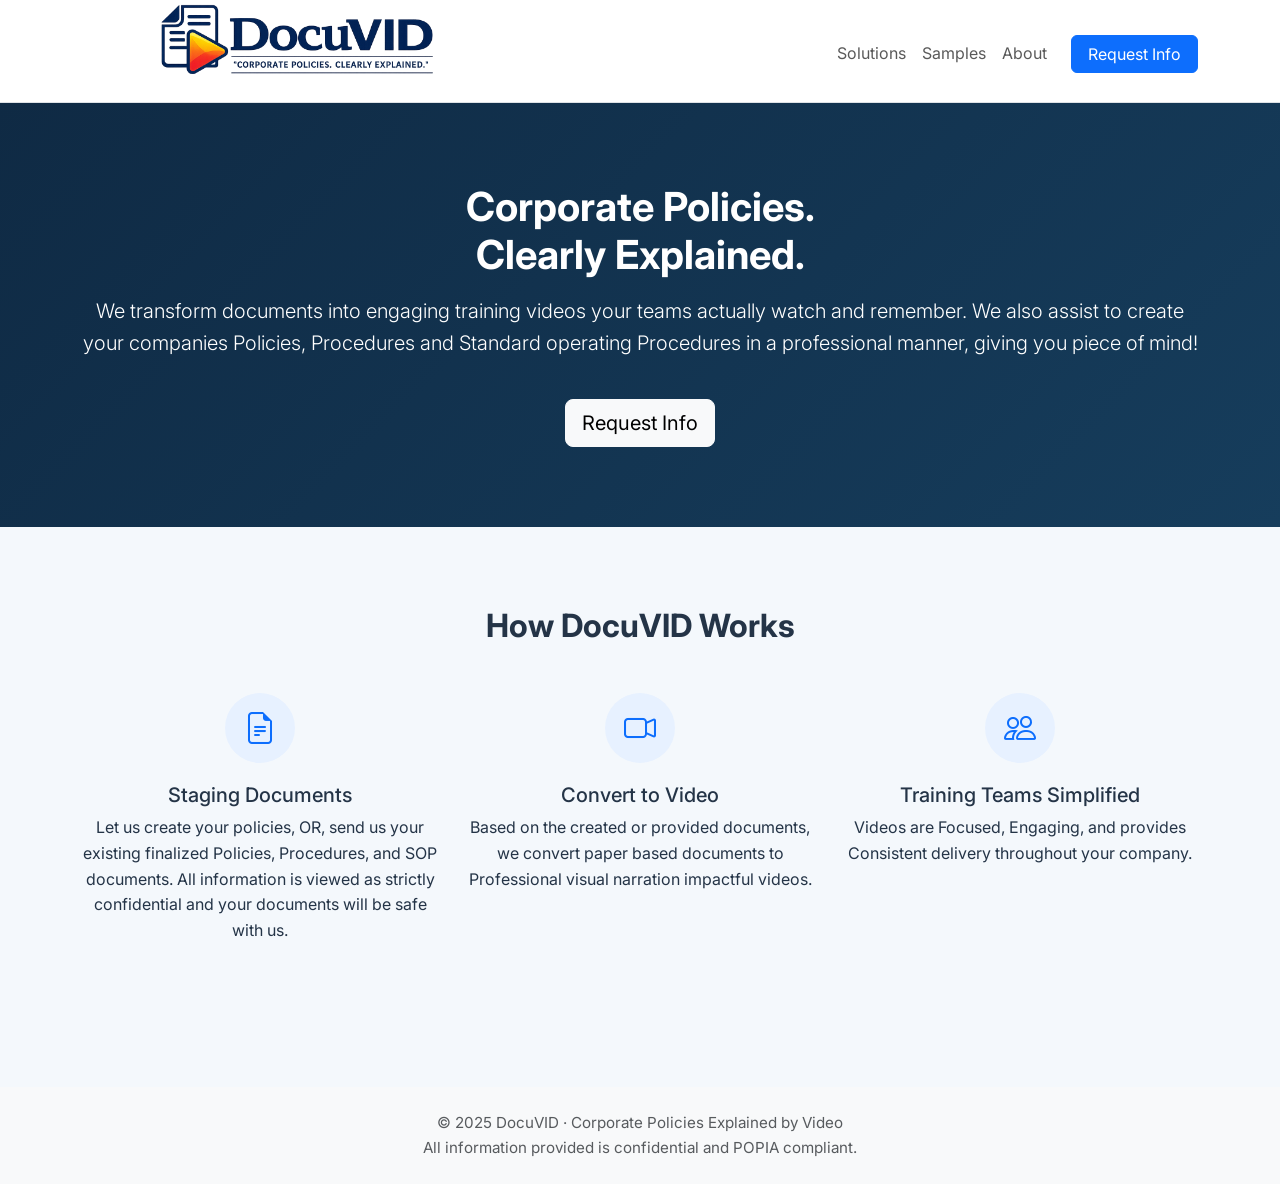
<file: index.html>
<!DOCTYPE html>
<html lang="en">
<head>
  <meta charset="UTF-8">
  <meta name="viewport" content="width=device-width, initial-scale=1">

  <title>DocuVID | Corporate Policies Clearly Explained</title>

  <!-- Bootstrap -->
  <link href="https://cdn.jsdelivr.net/npm/bootstrap@5.3.2/dist/css/bootstrap.min.css" rel="stylesheet">
  <link href="https://cdn.jsdelivr.net/npm/bootstrap-icons@1.11.1/font/bootstrap-icons.css" rel="stylesheet">

  <!-- Fonts -->
  <link href="https://fonts.googleapis.com/css2?family=Inter:wght@300;400;600;700&display=swap" rel="stylesheet">

  <!-- Site Styles -->
  <link rel="stylesheet" href="styles.css">
</head>

<body>

<!-- SCROLL ANIMATION -->
<script>
  document.addEventListener("DOMContentLoaded", function () {
    const observer = new IntersectionObserver(
      entries => {
        entries.forEach(entry => {
          if (entry.isIntersecting) {
            entry.target.classList.add("visible");
          }
        });
      },
      { threshold: 0.15 }
    );

    document.querySelectorAll(".fade-in").forEach(el => observer.observe(el));
  });
</script>

<!-- NAVBAR -->
<nav class="navbar navbar-expand-lg navbar-light bg-white border-bottom">
  <div class="container">

  <!-- LOGO -->
<a class="navbar-brand d-flex align-items-center" href="index.html">
  <img src="/assets/img/docuvid-logo.png" class="logo-img" loading="eager">
</a>

    <button class="navbar-toggler" type="button" data-bs-toggle="collapse" data-bs-target="#nav">
      <span class="navbar-toggler-icon"></span>
    </button>

    <div class="collapse navbar-collapse" id="nav">
      <ul class="navbar-nav ms-auto align-items-lg-center">
        <li class="nav-item">
          <a class="nav-link" href="solutions.html">Solutions</a>
        </li>
        <li class="nav-item">
          <a class="nav-link" href="samples.html">Samples</a>
        </li>
        <li class="nav-item">
          <a class="nav-link" href="about.html">About</a>
        </li>
        <li class="nav-item">
          <a class="btn btn-primary text-white ms-lg-3 px-3" href="contact.html">
            Request Info
          </a>
        </li>
      </ul>
    </div>

  </div>
</nav>

<!-- HERO -->
<section class="hero section-padding text-center">
  <div class="container fade-in">
    <h1 class="fw-bold">
      Corporate Policies.<br>
      Clearly Explained.
    </h1>
    <p class="lead mt-3">
      We transform documents into engaging training videos your teams
      actually watch and remember.
      We also assist to create your companies Policies, Procedures and 
      Standard operating Procedures in a professional manner, giving you piece of mind!
    </p>
    <a href="contact.html" class="btn btn-light btn-lg mt-4">
      Request Info
    </a>
  </div>
</section>

<!-- HOW IT WORKS -->
<section class="section-padding text-center">
  <div class="container fade-in">
    <h2 class="fw-bold mb-5">How DocuVID Works</h2>

    <div class="row g-4">
      <div class="col-md-4">
        <div class="icon-circle">
          <i class="bi bi-file-earmark-text fs-2 text-primary"></i>
        </div>
        <h5>Staging Documents</h5>
        <p>Let us create your policies, OR, send us your existing finalized Policies, Procedures, and SOP documents. All information is viewed as strictly confidential and your documents will be safe with us.</p>
      </div>

      <div class="col-md-4">
        <div class="icon-circle">
          <i class="bi bi-camera-video fs-2 text-primary"></i>
        </div>
        <h5>Convert to Video</h5>
        <p>Based on the created or provided documents, we convert paper based documents to Professional visual narration impactful videos.</p>
      </div>

      <div class="col-md-4">
        <div class="icon-circle">
          <i class="bi bi-people fs-2 text-primary"></i>
        </div>
        <h5>Training Teams Simplified</h5>
        <p>Videos are Focused, Engaging, and provides Consistent delivery throughout your company.</p>
      </div>
    </div>
  </div>
</section>

<!-- FOOTER -->
<footer class="py-4 mt-5">
  <div class="container text-center text-muted">
    © 2025 DocuVID · Corporate Policies Explained by Video
    <br>
    All information provided is confidential and POPIA compliant.
  </div>
</footer>

<script src="https://cdn.jsdelivr.net/npm/bootstrap@5.3.2/dist/js/bootstrap.bundle.min.js"></script>

</body>
</html>
</file>
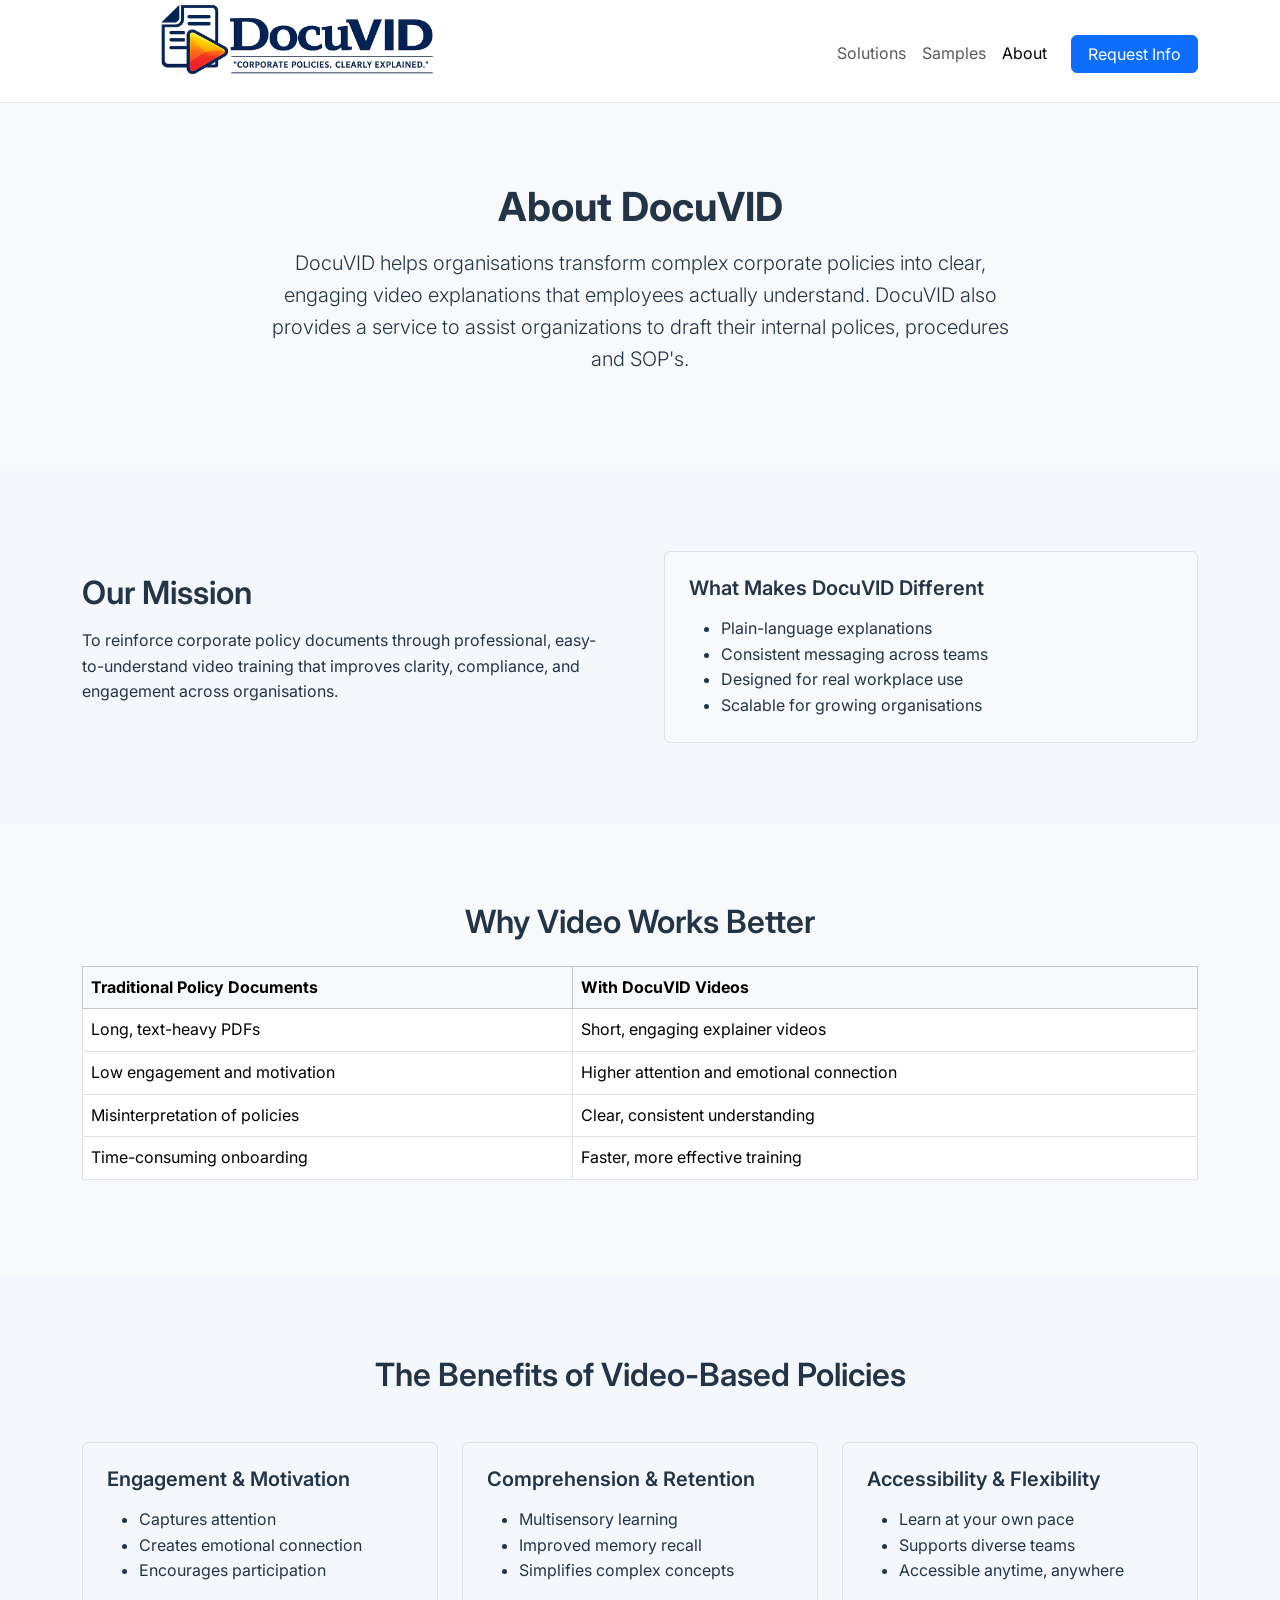
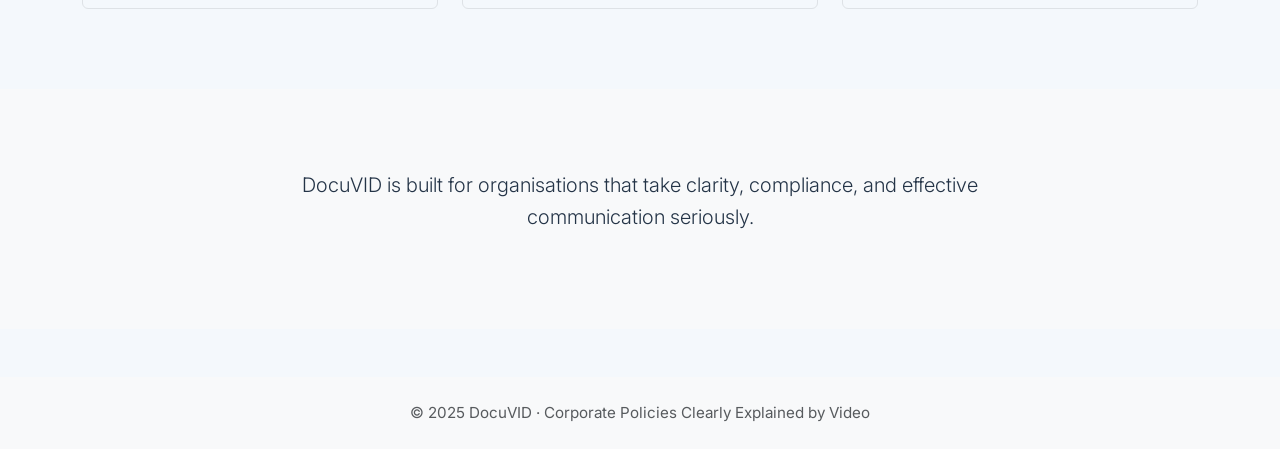
<file: about.html>
<!DOCTYPE html>
<html lang="en">
<head>
  <meta charset="UTF-8">
  <meta name="viewport" content="width=device-width, initial-scale=1">

  <title>About DocuVID</title>

  <!-- Bootstrap -->
  <link href="https://cdn.jsdelivr.net/npm/bootstrap@5.3.2/dist/css/bootstrap.min.css" rel="stylesheet">
  <link href="https://cdn.jsdelivr.net/npm/bootstrap-icons@1.11.1/font/bootstrap-icons.css" rel="stylesheet">

  <!-- Fonts -->
  <link href="https://fonts.googleapis.com/css2?family=Inter:wght@300;400;600;700&display=swap" rel="stylesheet">

  <!-- Site Styles -->
  <link rel="stylesheet" href="styles.css">
</head>

<body>

<!-- NAVBAR -->
<nav class="navbar navbar-expand-lg navbar-light bg-white border-bottom">
  <div class="container">

    <!-- LOGO -->
<a class="navbar-brand d-flex align-items-center" href="index.html">
  <img src="/assets/img/docuvid-logo.png" class="logo-img" loading="eager">
</a>

    <button class="navbar-toggler" type="button" data-bs-toggle="collapse" data-bs-target="#nav">
      <span class="navbar-toggler-icon"></span>
    </button>

    <div class="collapse navbar-collapse" id="nav">
      <ul class="navbar-nav ms-auto align-items-lg-center">
        <li class="nav-item">
          <a class="nav-link" href="solutions.html">Solutions</a>
        </li>
        <li class="nav-item">
          <a class="nav-link" href="samples.html">Samples</a>
        </li>
        <li class="nav-item">
          <a class="nav-link active" href="about.html">About</a>
        </li>
        <li class="nav-item">
          <a class="btn btn-primary text-white ms-lg-3 px-3" href="contact.html">
            Request Info
          </a>
        </li>
      </ul>
    </div>

  </div>
</nav>

<!-- INTRO -->
<section class="section-padding bg-light text-center">
  <div class="container">
    <div class="content-narrow">
      <h1 class="fw-bold">About DocuVID</h1>
      <p class="lead mt-3">
        DocuVID helps organisations transform complex corporate policies
        into clear, engaging video explanations that employees actually understand.
        DocuVID also provides a service to assist organizations to draft their internal polices, procedures and SOP's.
      </p>
    </div>
  </div>
</section>

<!-- MISSION -->
<section class="section-padding">
  <div class="container">
    <div class="row align-items-center g-5">

      <div class="col-md-6">
        <div class="content-narrow">
          <h2 class="fw-semibold">Our Mission</h2>
          <p class="mt-3">
            To reinforce corporate policy documents through professional,
            easy-to-understand video training that improves clarity,
            compliance, and engagement across organisations.
          </p>
        </div>
      </div>

      <div class="col-md-6">
        <div class="p-4 border rounded bg-light h-100">
          <h5 class="fw-semibold mb-3">What Makes DocuVID Different</h5>
          <ul class="mb-0">
            <li>Plain-language explanations</li>
            <li>Consistent messaging across teams</li>
            <li>Designed for real workplace use</li>
            <li>Scalable for growing organisations</li>
          </ul>
        </div>
      </div>

    </div>
  </div>
</section>

<!-- COMPARISON TABLE -->
<section class="section-padding bg-light">
  <div class="container">
    <h2 class="fw-semibold text-center mb-4">Why Video Works Better</h2>

    <div class="table-responsive">
      <table class="table table-bordered align-middle bg-white">
        <thead class="table-light">
          <tr>
            <th>Traditional Policy Documents</th>
            <th>With DocuVID Videos</th>
          </tr>
        </thead>
        <tbody>
          <tr>
            <td>Long, text-heavy PDFs</td>
            <td>Short, engaging explainer videos</td>
          </tr>
          <tr>
            <td>Low engagement and motivation</td>
            <td>Higher attention and emotional connection</td>
          </tr>
          <tr>
            <td>Misinterpretation of policies</td>
            <td>Clear, consistent understanding</td>
          </tr>
          <tr>
            <td>Time-consuming onboarding</td>
            <td>Faster, more effective training</td>
          </tr>
        </tbody>
      </table>
    </div>
  </div>
</section>

<!-- BENEFITS -->
<section class="section-padding">
  <div class="container">
    <h2 class="fw-semibold text-center mb-5">
      The Benefits of Video-Based Policies
    </h2>

    <div class="row g-4">
      <div class="col-md-4">
        <div class="p-4 border rounded h-100">
          <h5 class="fw-semibold">Engagement & Motivation</h5>
          <ul class="mt-3 mb-0">
            <li>Captures attention</li>
            <li>Creates emotional connection</li>
            <li>Encourages participation</li>
          </ul>
        </div>
      </div>

      <div class="col-md-4">
        <div class="p-4 border rounded h-100">
          <h5 class="fw-semibold">Comprehension & Retention</h5>
          <ul class="mt-3 mb-0">
            <li>Multisensory learning</li>
            <li>Improved memory recall</li>
            <li>Simplifies complex concepts</li>
          </ul>
        </div>
      </div>

      <div class="col-md-4">
        <div class="p-4 border rounded h-100">
          <h5 class="fw-semibold">Accessibility & Flexibility</h5>
          <ul class="mt-3 mb-0">
            <li>Learn at your own pace</li>
            <li>Supports diverse teams</li>
            <li>Accessible anytime, anywhere</li>
          </ul>
        </div>
      </div>
    </div>
  </div>
</section>

<!-- CLOSING -->
<section class="section-padding bg-light">
  <div class="container">
    <div class="content-narrow text-center">
      <p class="lead">
        DocuVID is built for organisations that take clarity,
        compliance, and effective communication seriously.
      </p>
    </div>
  </div>
</section>

<!-- FOOTER -->
<footer class="py-4 mt-5">
  <div class="container text-center text-muted">
    © 2025 DocuVID · Corporate Policies Clearly Explained by Video
  </div>
</footer>

<script src="https://cdn.jsdelivr.net/npm/bootstrap@5.3.2/dist/js/bootstrap.bundle.min.js"></script>
</body>
</html>
</file>
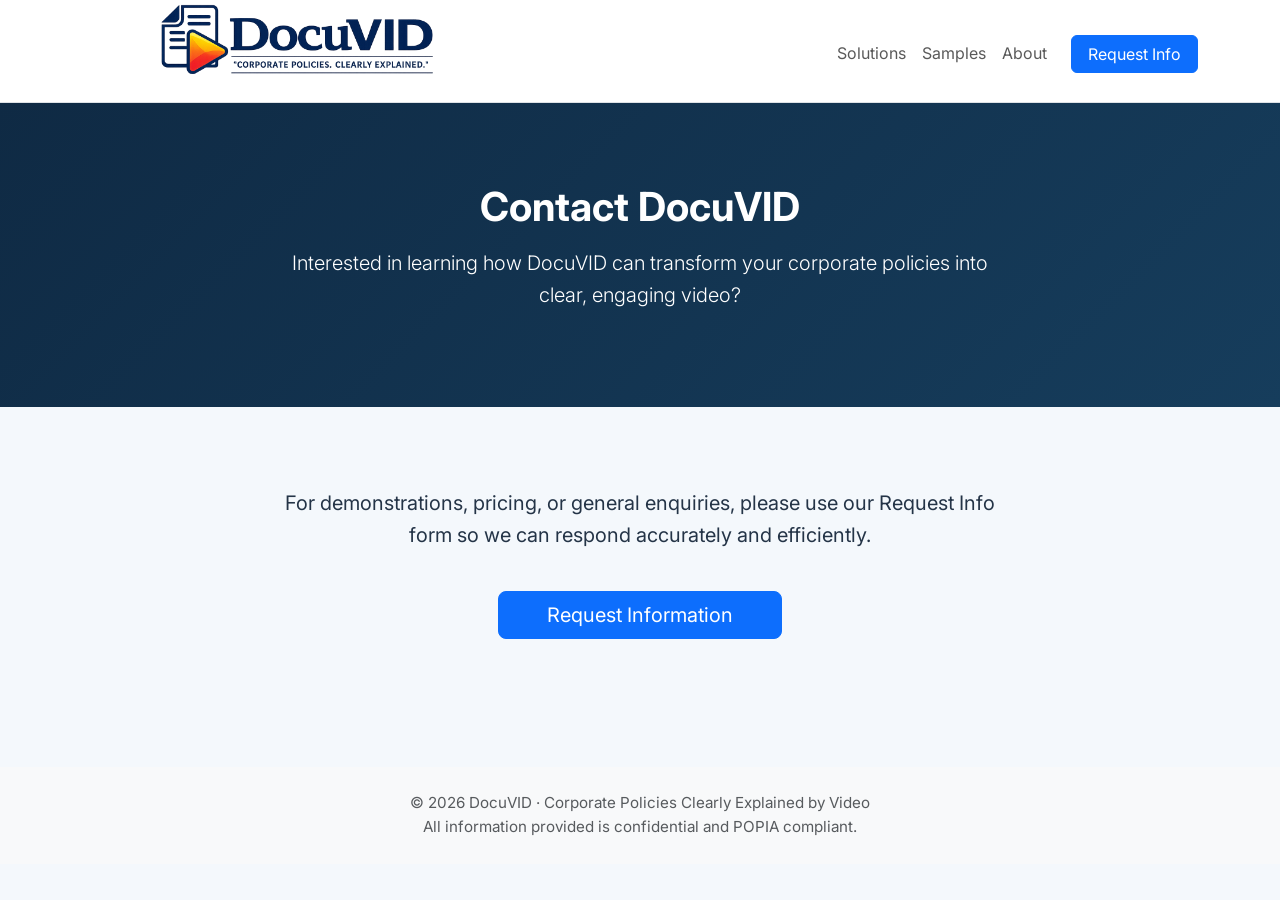
<file: contact.html>
<!DOCTYPE html>
<html lang="en">
<head>
  <meta charset="UTF-8">
  <meta name="viewport" content="width=device-width, initial-scale=1">

  <title>Contact | DocuVID</title>

  <!-- Bootstrap -->
  <link href="https://cdn.jsdelivr.net/npm/bootstrap@5.3.2/dist/css/bootstrap.min.css" rel="stylesheet">
  <link href="https://cdn.jsdelivr.net/npm/bootstrap-icons@1.11.1/font/bootstrap-icons.css" rel="stylesheet">

  <!-- Fonts -->
  <link href="https://fonts.googleapis.com/css2?family=Inter:wght@300;400;600;700&display=swap" rel="stylesheet">

  <!-- Site Styles -->
  <link rel="stylesheet" href="styles.css">
</head>

<body>

<!-- NAVBAR -->
<nav class="navbar navbar-expand-lg navbar-light bg-white border-bottom">
  <div class="container">

    <!-- LOGO (PNG ONLY – NO TEXT) -->
    <a class="navbar-brand d-flex align-items-center" href="index.html">
      <img
        src="assets/img/docuvid-logo.png"
        class="logo-img"
        loading="eager">
    </a>

    <button class="navbar-toggler" type="button" data-bs-toggle="collapse" data-bs-target="#nav">
      <span class="navbar-toggler-icon"></span>
    </button>

    <div class="collapse navbar-collapse" id="nav">
      <ul class="navbar-nav ms-auto align-items-lg-center">
        <li class="nav-item"><a class="nav-link" href="solutions.html">Solutions</a></li>
        <li class="nav-item"><a class="nav-link" href="samples.html">Samples</a></li>
        <li class="nav-item"><a class="nav-link" href="about.html">About</a></li>
        <li class="nav-item">
          <a class="btn btn-primary ms-lg-3 px-3" href="request-info.html">
            Request Info
          </a>
        </li>
      </ul>
    </div>

  </div>
</nav>

<!-- HERO -->
<section class="hero section-padding text-center">
  <div class="container content-narrow">
    <h1 class="fw-bold">Contact DocuVID</h1>
    <p class="lead mt-3">
      Interested in learning how DocuVID can transform your corporate
      policies into clear, engaging video?
    </p>
  </div>
</section>

<!-- CONTACT CONTENT -->
<section class="section-padding">
  <div class="container">
    <div class="row justify-content-center">
      <div class="col-lg-8 text-center">

        <p class="fs-5">
          For demonstrations, pricing, or general enquiries, please use our
          Request Info form so we can respond accurately and efficiently.
        </p>

        <a href="request-info.html"
           class="btn btn-primary btn-lg mt-4 px-5">
          Request Information
        </a>

      </div>
    </div>
  </div>
</section>

<!-- FOOTER -->
<footer class="py-4 mt-5">
  <div class="container text-center text-muted">
    © 2026 DocuVID · Corporate Policies Clearly Explained by Video
    <br>
    All information provided is confidential and POPIA compliant.
  </div>
</footer>

<script src="https://cdn.jsdelivr.net/npm/bootstrap@5.3.2/dist/js/bootstrap.bundle.min.js"></script>

</body>
</html>
</file>
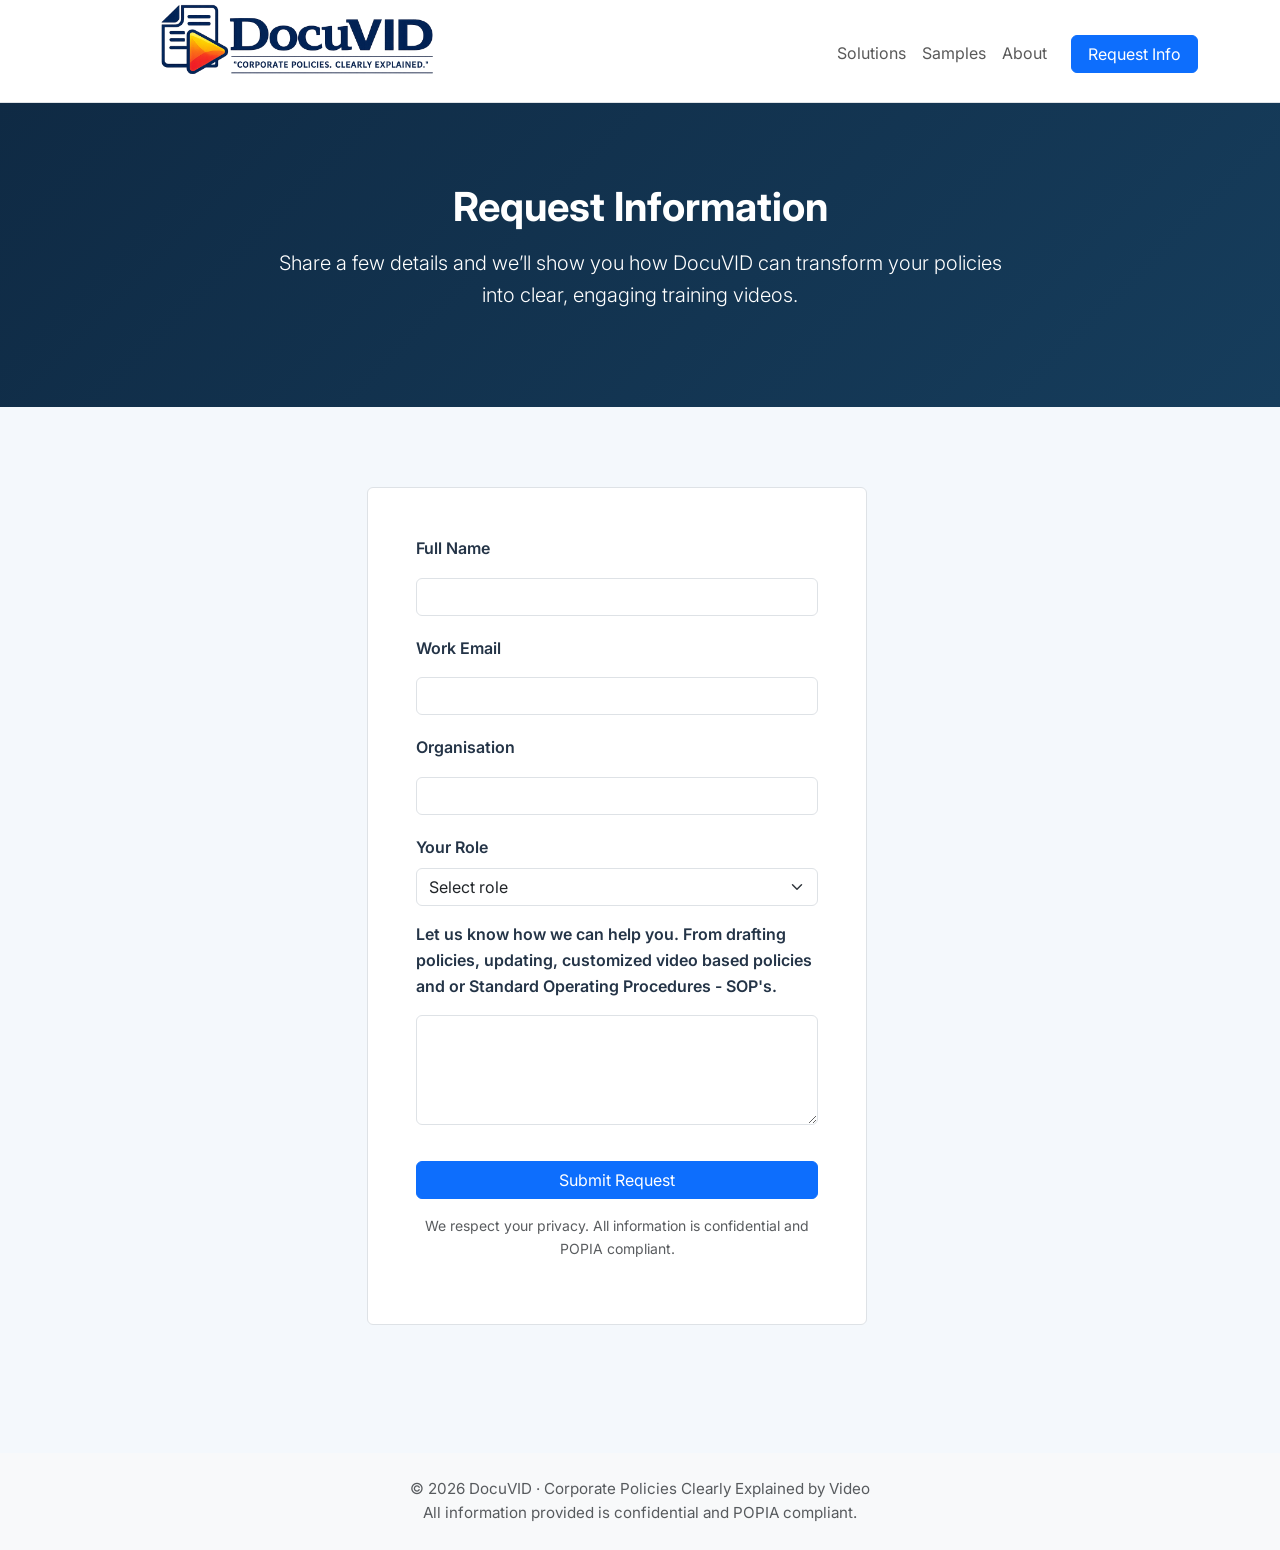
<file: request-info.html>
<!DOCTYPE html>
<html lang="en">
<head>
  <meta charset="UTF-8">
  <meta name="viewport" content="width=device-width, initial-scale=1">

  <title>Request Information | DocuVID</title>

  <!-- Bootstrap -->
  <link href="https://cdn.jsdelivr.net/npm/bootstrap@5.3.2/dist/css/bootstrap.min.css" rel="stylesheet">
  <link href="https://cdn.jsdelivr.net/npm/bootstrap-icons@1.11.1/font/bootstrap-icons.css" rel="stylesheet">

  <!-- Fonts -->
  <link href="https://fonts.googleapis.com/css2?family=Inter:wght@300;400;600;700&display=swap" rel="stylesheet">

  <!-- Site Styles -->
  <link rel="stylesheet" href="styles.css">
</head>

<body>

<!-- NAVBAR -->
<nav class="navbar navbar-expand-lg navbar-light bg-white border-bottom">
  <div class="container">

    <!-- LOGO (PNG ONLY – NO TEXT) -->
    <a class="navbar-brand d-flex align-items-center" href="index.html">
      <img
        src="assets/img/docuvid-logo.png"
        class="logo-img"
        loading="eager">
    </a>

    <button class="navbar-toggler" type="button" data-bs-toggle="collapse" data-bs-target="#nav">
      <span class="navbar-toggler-icon"></span>
    </button>

    <div class="collapse navbar-collapse" id="nav">
      <ul class="navbar-nav ms-auto align-items-lg-center">
        <li class="nav-item"><a class="nav-link" href="solutions.html">Solutions</a></li>
        <li class="nav-item"><a class="nav-link" href="samples.html">Samples</a></li>
        <li class="nav-item"><a class="nav-link" href="about.html">About</a></li>
        <li class="nav-item">
          <a class="btn btn-primary ms-lg-3 px-3" href="request-info.html">
            Request Info
          </a>
        </li>
      </ul>
    </div>

  </div>
</nav>

<!-- HERO -->
<section class="hero section-padding text-center">
  <div class="container content-narrow">
    <h1 class="fw-bold">Request Information</h1>
    <p class="lead mt-3">
      Share a few details and we’ll show you how DocuVID can transform
      your policies into clear, engaging training videos.
    </p>
  </div>
</section>

<!-- FORM -->
<section class="section-padding">
  <div class="container">
    <div class="row justify-content-center">
      <div class="col-lg-6">

        <!-- FORM (JS HANDLED – NO FORMSPREE PAGE) -->
        <form id="requestForm" class="bg-white p-4 p-md-5 border rounded" novalidate>

          <input type="hidden" name="_subject" value="New DocuVID Request Info submission">

          <div class="mb-3">
            <label class="form-label fw-semibold">Full Name</label>
            <input type="text" name="name" class="form-control" required>
          </div>

          <div class="mb-3">
            <label class="form-label fw-semibold">Work Email</label>
            <input type="email" name="email" class="form-control" required>
          </div>

          <div class="mb-3">
            <label class="form-label fw-semibold">Organisation</label>
            <input type="text" name="organisation" class="form-control">
          </div>

          <div class="mb-3">
            <label class="form-label fw-semibold">Your Role</label>
            <select name="role" class="form-select">
              <option value="">Select role</option>
              <option>HR / People Ops</option>
              <option>Compliance / Risk</option>
              <option>IT / Security</option>
              <option>Operations</option>
              <option>Executive / Management</option>
              <option>Other</option>
            </select>
          </div>

          <div class="mb-3">
            <label class="form-label fw-semibold">
              Let us know how we can help you. From drafting policies, updating, customized video based policies and or Standard Operating Procedures - SOP's. 
            </label>
            <textarea name="message" class="form-control" rows="4"></textarea>
          </div>

          <button type="submit" class="btn btn-primary w-100 mt-3">
            Submit Request
          </button>

          <p class="small text-muted mt-3 text-center">
            We respect your privacy. All information is confidential and POPIA compliant.
          </p>

        </form>

      </div>
    </div>
  </div>
</section>

<!-- FOOTER -->
<footer class="py-4 mt-5">
  <div class="container text-center text-muted">
    © 2026 DocuVID · Corporate Policies Clearly Explained by Video
    <br>
    All information provided is confidential and POPIA compliant.
  </div>
</footer>

<script src="https://cdn.jsdelivr.net/npm/bootstrap@5.3.2/dist/js/bootstrap.bundle.min.js"></script>

<!-- FORM HANDLER (BLOCK FORMSPREE UI) -->
<script>
document.getElementById("requestForm").addEventListener("submit", async function (e) {
  e.preventDefault();

  const response = await fetch("https://formspree.io/f/mrebnqzp", {
    method: "POST",
    body: new FormData(this),
    headers: { "Accept": "application/json" }
  });

  if (response.ok) {
    window.location.href = "thank-you.html";
  } else {
    alert("There was an issue submitting the form. Please try again.");
  }
});
</script>

</body>
</html>
</file>
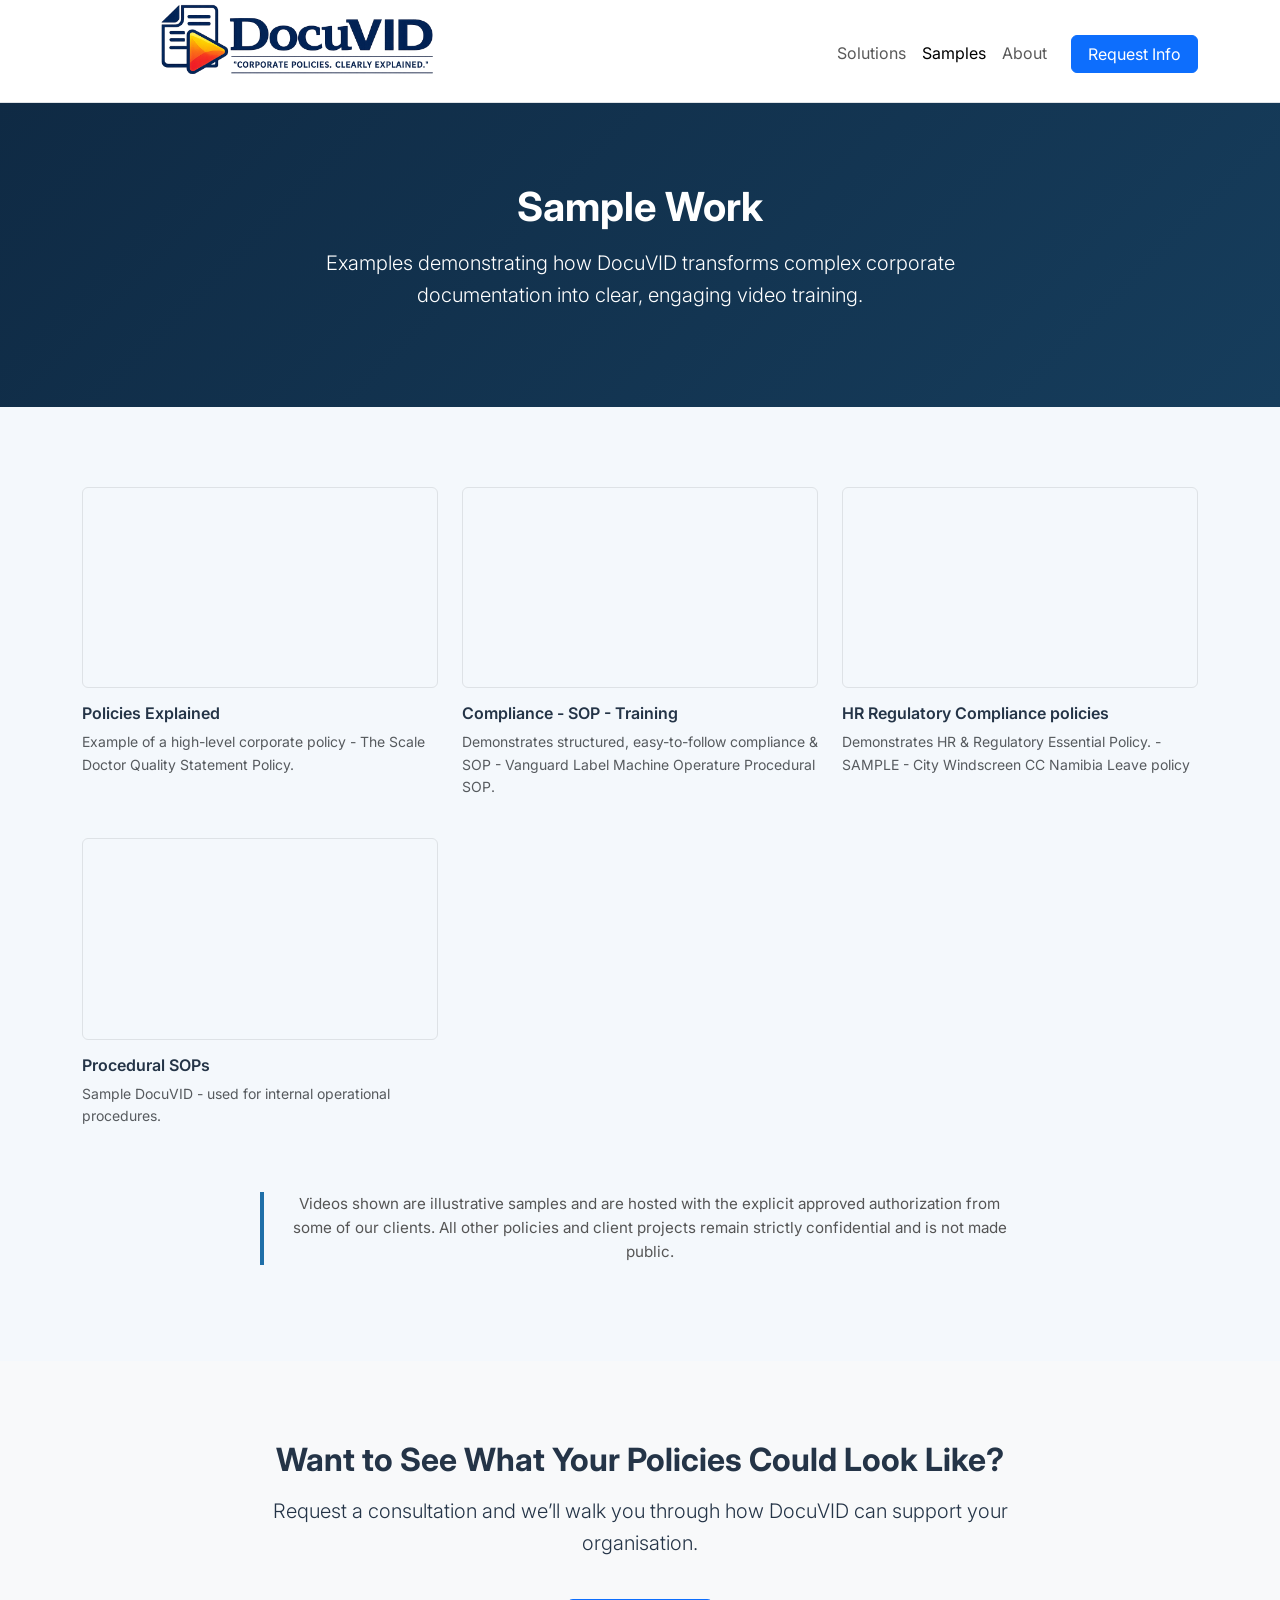
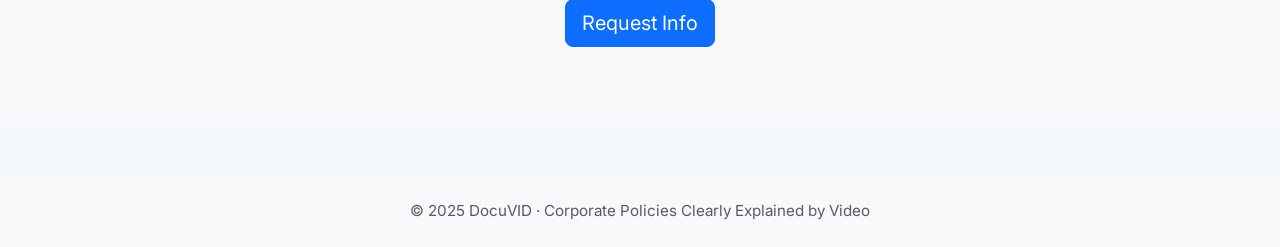
<file: samples.html>
<!DOCTYPE html>
<html lang="en">
<head>
  <meta charset="UTF-8">
  <meta name="viewport" content="width=device-width, initial-scale=1">

  <title>DocuVID Samples</title>

  <!-- Bootstrap -->
  <link href="https://cdn.jsdelivr.net/npm/bootstrap@5.3.2/dist/css/bootstrap.min.css" rel="stylesheet">
  <link href="https://cdn.jsdelivr.net/npm/bootstrap-icons@1.11.1/font/bootstrap-icons.css" rel="stylesheet">

  <!-- Fonts -->
  <link href="https://fonts.googleapis.com/css2?family=Inter:wght@300;400;600;700&display=swap" rel="stylesheet">

  <!-- Site Styles -->
  <link rel="stylesheet" href="styles.css">
</head>

<body>

<!-- NAVBAR -->
<nav class="navbar navbar-expand-lg navbar-light bg-white border-bottom">
  <div class="container">

    <!-- LOGO -->
<a class="navbar-brand d-flex align-items-center" href="index.html">
  <img src="/assets/img/docuvid-logo.png" class="logo-img" loading="eager">
</a>

    <button class="navbar-toggler" type="button" data-bs-toggle="collapse" data-bs-target="#nav">
      <span class="navbar-toggler-icon"></span>
    </button>

    <div class="collapse navbar-collapse" id="nav">
      <ul class="navbar-nav ms-auto align-items-lg-center">
        <li class="nav-item">
          <a class="nav-link" href="solutions.html">Solutions</a>
        </li>
        <li class="nav-item">
          <a class="nav-link active" href="samples.html">Samples</a>
        </li>
        <li class="nav-item">
          <a class="nav-link" href="about.html">About</a>
        </li>
        <li class="nav-item">
          <a class="btn btn-primary text-white ms-lg-3 px-3" href="contact.html">
            Request Info
          </a>
        </li>
      </ul>
    </div>

  </div>
</nav>

<!-- HERO -->
<section class="hero section-padding text-center">
  <div class="container content-narrow">
    <h1 class="fw-bold">Sample Work</h1>
    <p class="lead mt-3">
      Examples demonstrating how DocuVID transforms complex
      corporate documentation into clear, engaging video training.
    </p>
  </div>
</section>

<!-- SAMPLE VIDEOS -->
<section class="section-padding">
  <div class="container">

    <div class="row g-4">
      <div class="col-md-4">
        <div class="ratio ratio-16x9 border rounded">
          <iframe
            src="https://www.youtube.com/embed/6e9QfDZyJ74"
            title="The Scale Doctor Quality Statement Policy"
            allowfullscreen
          ></iframe>
        </div>
        <h6 class="fw-semibold mt-3">Policies Explained</h6>
        <p class="small text-muted">
          Example of a high-level corporate policy - The Scale Doctor Quality Statement Policy.
        </p>
      </div>

      <div class="col-md-4">
        <div class="ratio ratio-16x9 border rounded">
          <iframe
            src="https://www.youtube.com/embed/pk5qKpbbozw"
            title="Vanguard Label Machine Operature Procedural SOP Sample"
            allowfullscreen
          ></iframe>
        </div>
        <h6 class="fw-semibold mt-3">Compliance - SOP - Training</h6>
        <p class="small text-muted">
          Demonstrates structured, easy-to-follow compliance & SOP - Vanguard Label Machine Operature Procedural SOP.
        </p>
      </div>

       <div class="col-md-4">
        <div class="ratio ratio-16x9 border rounded">
          <iframe
            src="https://www.youtube.com/embed/LtiTJ_bRdnM"
            title="SAMPLE - City Windscreen CC Namibia HR Regulatory Essential Policies"
            allowfullscreen
          ></iframe>
        </div>
        <h6 class="fw-semibold mt-3">HR Regulatory Compliance policies</h6>
        <p class="small text-muted">
          Demonstrates HR & Regulatory Essential Policy. - SAMPLE - City Windscreen CC Namibia Leave policy
        </p>
      </div>

      <div class="col-md-4">
        <div class="ratio ratio-16x9 border rounded">
          <iframe
            src="https://www.youtube.com/embed/go7HGuvxlWs"
            title="DocuVID Issue IT Equipment SOP Sample"
            allowfullscreen
          ></iframe>
        </div>
        <h6 class="fw-semibold mt-3">Procedural SOPs</h6>
        <p class="small text-muted">
          Sample DocuVID - used for internal operational procedures.
        </p>
      </div>
    </div>

    <div class="content-narrow text-center mt-5">
      <p class="note">
        Videos shown are illustrative samples and are hosted with the explicit approved authorization from some of our clients.
        All other policies and client projects remain strictly confidential and is not made public. 
      </p>
    </div>

  </div>
</section>

<!-- CTA -->
<section class="section-padding bg-light text-center">
  <div class="container content-narrow">
    <h2 class="fw-bold">Want to See What Your Policies Could Look Like?</h2>
    <p class="lead mt-3">
      Request a consultation and we’ll walk you through
      how DocuVID can support your organisation.
    </p>
    <a href="contact.html" class="btn btn-primary btn-lg mt-4">
      Request Info
    </a>
  </div>
</section>

<!-- FOOTER -->
<footer class="py-4 mt-5">
  <div class="container text-center text-muted">
    © 2025 DocuVID · Corporate Policies Clearly Explained by Video
  </div>
</footer>

<script src="https://cdn.jsdelivr.net/npm/bootstrap@5.3.2/dist/js/bootstrap.bundle.min.js"></script>
</body>
</html>
</file>
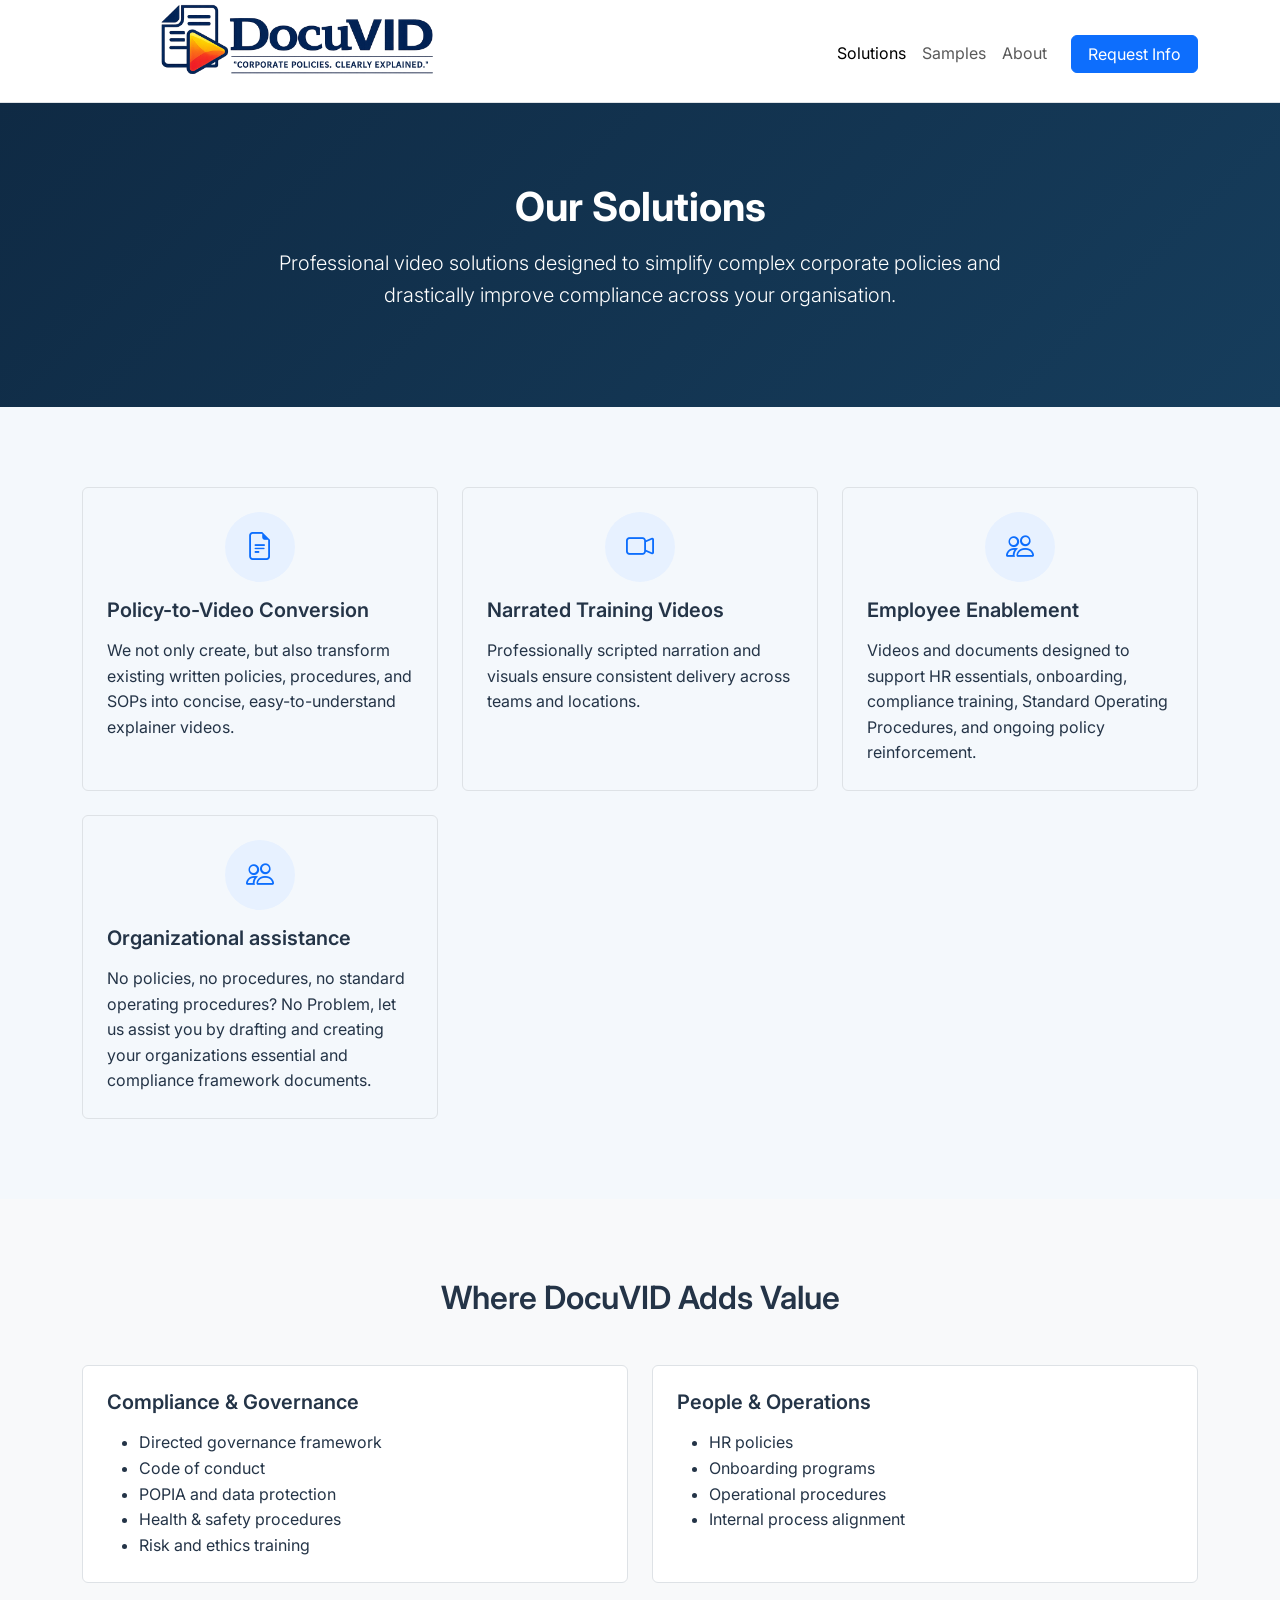
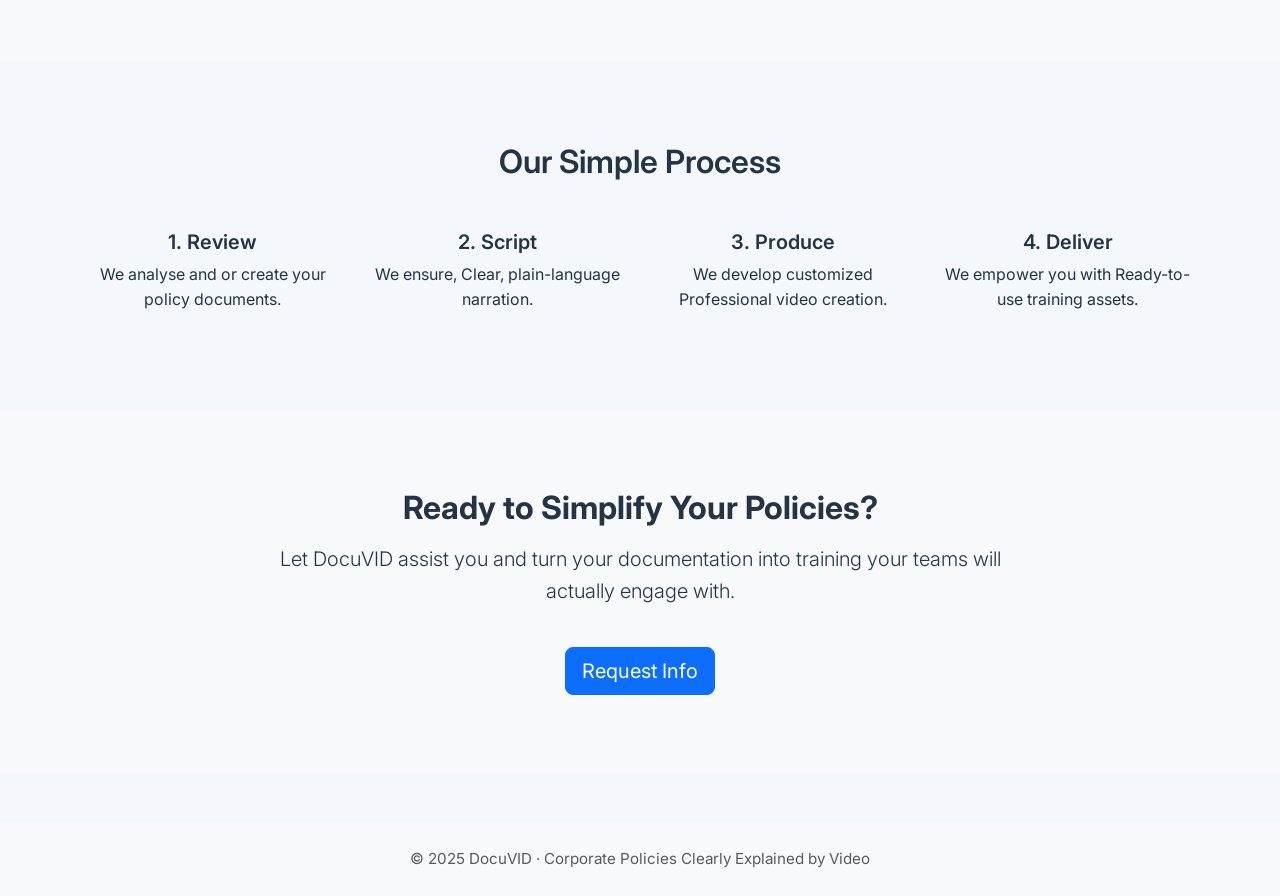
<file: solutions.html>
<!DOCTYPE html>
<html lang="en">
<head>
  <meta charset="UTF-8">
  <meta name="viewport" content="width=device-width, initial-scale=1">

  <title>DocuVID Solutions</title>

  <!-- Bootstrap -->
  <link href="https://cdn.jsdelivr.net/npm/bootstrap@5.3.2/dist/css/bootstrap.min.css" rel="stylesheet">
  <link href="https://cdn.jsdelivr.net/npm/bootstrap-icons@1.11.1/font/bootstrap-icons.css" rel="stylesheet">

  <!-- Fonts -->
  <link href="https://fonts.googleapis.com/css2?family=Inter:wght@300;400;600;700&display=swap" rel="stylesheet">

  <!-- Site Styles -->
  <link rel="stylesheet" href="styles.css">
</head>

<body>

<!-- NAVBAR -->
<nav class="navbar navbar-expand-lg navbar-light bg-white border-bottom">
  <div class="container">

    <!-- LOGO -->
<a class="navbar-brand d-flex align-items-center" href="index.html">
  <img src="/assets/img/docuvid-logo.png" class="logo-img" loading="eager">
</a>

    <button class="navbar-toggler" type="button" data-bs-toggle="collapse" data-bs-target="#nav">
      <span class="navbar-toggler-icon"></span>
    </button>

    <div class="collapse navbar-collapse" id="nav">
      <ul class="navbar-nav ms-auto align-items-lg-center">
        <li class="nav-item">
          <a class="nav-link active" href="solutions.html">Solutions</a>
        </li>
        <li class="nav-item">
          <a class="nav-link" href="samples.html">Samples</a>
        </li>
        <li class="nav-item">
          <a class="nav-link" href="about.html">About</a>
        </li>
        <li class="nav-item">
          <a class="btn btn-primary text-white ms-lg-3 px-3" href="contact.html">
            Request Info
          </a>
        </li>
      </ul>
    </div>

  </div>
</nav>

<!-- HERO -->
<section class="hero section-padding text-center">
  <div class="container content-narrow">
    <h1 class="fw-bold">Our Solutions</h1>
    <p class="lead mt-3">
      Professional video solutions designed to simplify complex
      corporate policies and drastically improve compliance across your organisation.
    </p>
  </div>
</section>

<!-- CORE SOLUTIONS -->
<section class="section-padding">
  <div class="container">
    <div class="row g-4">

      <div class="col-md-4">
        <div class="p-4 border rounded h-100">
          <div class="icon-circle mb-3">
            <i class="bi bi-file-earmark-text fs-3 text-primary"></i>
          </div>
          <h5 class="fw-semibold">Policy-to-Video Conversion</h5>
          <p class="mt-3 mb-0">
            We not only create, but also transform existing written policies, procedures, and SOPs into
            concise, easy-to-understand explainer videos.
          </p>
        </div>
      </div>

      <div class="col-md-4">
        <div class="p-4 border rounded h-100">
          <div class="icon-circle mb-3">
            <i class="bi bi-camera-video fs-3 text-primary"></i>
          </div>
          <h5 class="fw-semibold">Narrated Training Videos</h5>
          <p class="mt-3 mb-0">
            Professionally scripted narration and visuals ensure
            consistent delivery across teams and locations.
          </p>
        </div>
      </div>

      <div class="col-md-4">
        <div class="p-4 border rounded h-100">
          <div class="icon-circle mb-3">
            <i class="bi bi-people fs-3 text-primary"></i>
          </div>
          <h5 class="fw-semibold">Employee Enablement</h5>
          <p class="mt-3 mb-0">
            Videos and documents designed to support HR essentials, onboarding, compliance training, Standard Operating Procedures,
            and ongoing policy reinforcement.
          </p>
        </div>
      </div>

      <div class="col-md-4">
        <div class="p-4 border rounded h-100">
          <div class="icon-circle mb-3">
            <i class="bi bi-people fs-3 text-primary"></i>
          </div>
          <h5 class="fw-semibold">Organizational assistance</h5>
          <p class="mt-3 mb-0">
            No policies, no procedures, no standard operating procedures?
            No Problem, let us assist you by drafting and creating your organizations essential and compliance framework documents.
          </p>
        </div>
      </div>

    </div>
  </div>
</section>

<!-- USE CASES -->
<section class="section-padding bg-light">
  <div class="container">
    <h2 class="fw-semibold text-center mb-5">
      Where DocuVID Adds Value
    </h2>

    <div class="row g-4">
      <div class="col-md-6">
        <div class="p-4 border rounded bg-white h-100">
          <h5 class="fw-semibold">Compliance & Governance</h5>
          <ul class="mt-3 mb-0">
            <li>Directed governance framework</li>
            <li>Code of conduct</li>
            <li>POPIA and data protection</li>
            <li>Health & safety procedures</li>
            <li>Risk and ethics training</li>
          </ul>
        </div>
      </div>

      <div class="col-md-6">
        <div class="p-4 border rounded bg-white h-100">
          <h5 class="fw-semibold">People & Operations</h5>
          <ul class="mt-3 mb-0">
            <li>HR policies</li>
            <li>Onboarding programs</li>
            <li>Operational procedures</li>
            <li>Internal process alignment</li>
          </ul>
        </div>
      </div>
    </div>
  </div>
</section>

<!-- PROCESS -->
<section class="section-padding">
  <div class="container">
    <h2 class="fw-semibold text-center mb-5">
      Our Simple Process
    </h2>

    <div class="row g-4 text-center">
      <div class="col-md-3">
        <h5 class="fw-semibold">1. Review</h5>
        <p>We analyse and or create your policy documents.</p>
      </div>
      <div class="col-md-3">
        <h5 class="fw-semibold">2. Script</h5>
        <p>We ensure, Clear, plain-language narration.</p>
      </div>
      <div class="col-md-3">
        <h5 class="fw-semibold">3. Produce</h5>
        <p>We develop customized Professional video creation.</p>
      </div>
      <div class="col-md-3">
        <h5 class="fw-semibold">4. Deliver</h5>
        <p>We empower you with Ready-to-use training assets.</p>
      </div>
    </div>
  </div>
</section>

<!-- CTA -->
<section class="section-padding bg-light text-center">
  <div class="container content-narrow">
    <h2 class="fw-bold">Ready to Simplify Your Policies?</h2>
    <p class="lead mt-3">
      Let DocuVID assist you and turn your documentation into training
      your teams will actually engage with.
    </p>
    <a href="contact.html" class="btn btn-primary btn-lg mt-4">
      Request Info
    </a>
  </div>
</section>

<!-- FOOTER -->
<footer class="py-4 mt-5">
  <div class="container text-center text-muted">
    © 2025 DocuVID · Corporate Policies Clearly Explained by Video
  </div>
</footer>

<script src="https://cdn.jsdelivr.net/npm/bootstrap@5.3.2/dist/js/bootstrap.bundle.min.js"></script>
</body>
</html>
</file>
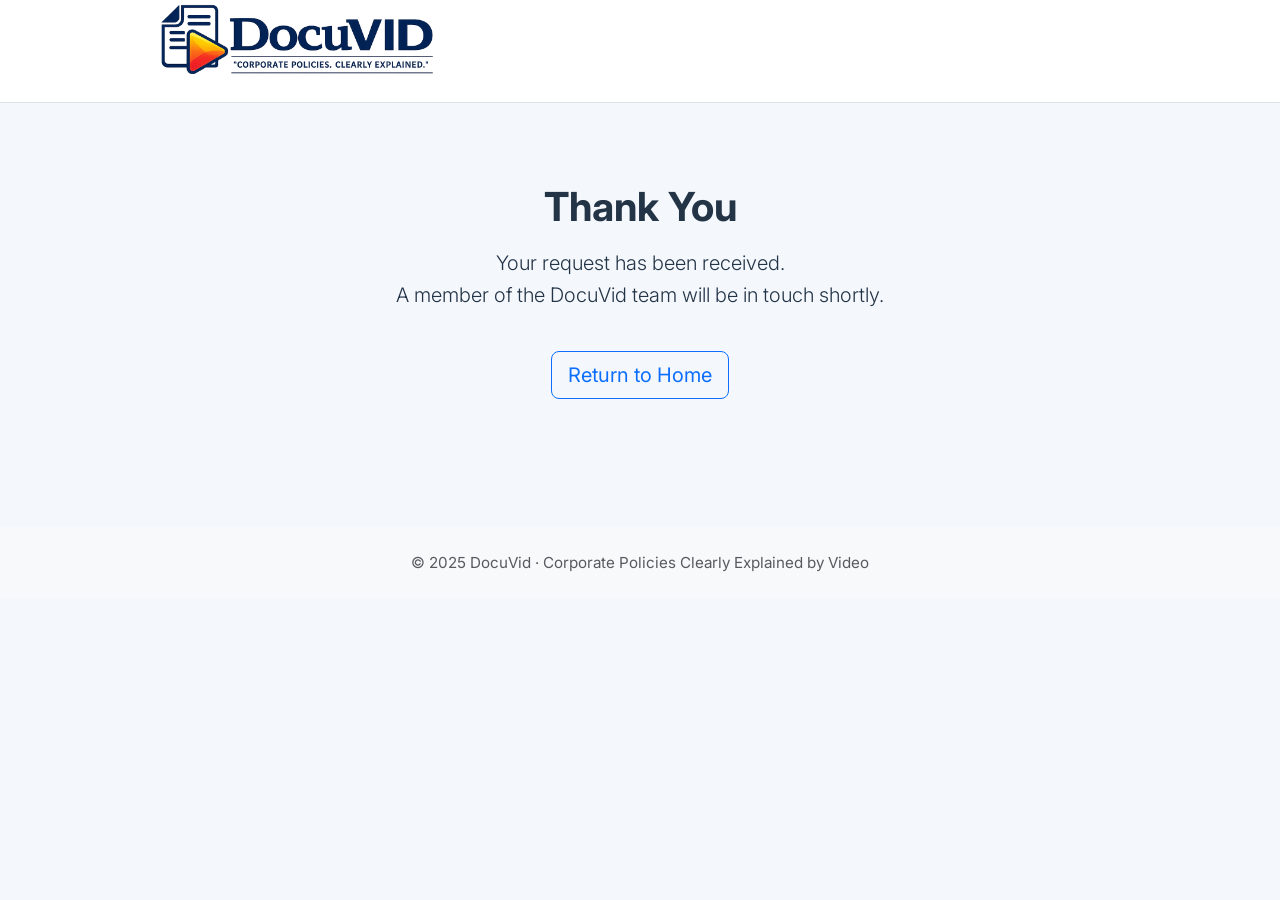
<file: thank-you.html>
<!DOCTYPE html>
<html lang="en">
<head>
  <meta charset="UTF-8">
  <meta name="viewport" content="width=device-width, initial-scale=1">

  <title>Thank You | DocuVid</title>

  <link href="https://cdn.jsdelivr.net/npm/bootstrap@5.3.2/dist/css/bootstrap.min.css" rel="stylesheet">
  <link href="https://fonts.googleapis.com/css2?family=Inter:wght@300;400;600;700&display=swap" rel="stylesheet">
  <link rel="stylesheet" href="styles.css">
</head>

<body>

<!-- NAVBAR -->
<nav class="navbar navbar-expand-lg navbar-light bg-white border-bottom">
  <div class="container">

   <!-- LOGO -->
<a class="navbar-brand d-flex align-items-center" href="index.html">
  <img src="/assets/img/docuvid-logo.png" class="logo-img" loading="eager">
</a>

  </div>
</nav>

<!-- THANK YOU CONTENT -->
<section class="section-padding">
  <div class="container">
    <div class="content-narrow text-center">

      <h1 class="fw-bold">Thank You</h1>

      <p class="lead mt-3">
        Your request has been received.<br>
        A member of the DocuVid team will be in touch shortly.
      </p>

      <a href="index.html" class="btn btn-outline-primary btn-lg mt-4">
        Return to Home
      </a>

    </div>
  </div>
</section>

<!-- FOOTER -->
<footer class="py-4 mt-5">
  <div class="container text-center text-muted">
    © 2025 DocuVid · Corporate Policies Clearly Explained by Video
  </div>
</footer>

</body>
</html>
</file>
<file: styles.css>
/* =====================================================
   CSS VARIABLES
===================================================== */
:root {
  --primary: #0b3c5d;
  --secondary: #1f6fa8;
  --light: #f4f8fc;
  --dark: #243447;
}

/* =====================================================
   GLOBAL RESET & TYPOGRAPHY
===================================================== */
* {
  box-sizing: border-box;
}

body {
  margin: 1;
  font-family: 'Inter', "Segoe UI", Roboto, Arial, sans-serif;
  background: var(--light);
  color: var(--dark);
  line-height: 1.6;
}

/* =====================================================
   NAVBAR (BOOTSTRAP)
===================================================== */
.navbar {
  position: sticky;
  top: 3;
  z-index: 1030;
  background-color: #ffffff;
  padding-top: 16px;
  padding-bottom: 10px;
  border-bottom: 3px solid #dee2e6;
}

/* Brand container — locks layout */
.navbar-brand {
  display: flex;
  align-items: left;
  padding: 0;
  margin-left: 0.2rem;
  line-height: 10; /* CRITICAL: prevents height expansion */
}

/* =====================================================
   LOGO — VISUAL SCALE ONLY (NO LAYOUT SHIFT)
===================================================== */
/*
  DO NOT increase height.
  Height anchors layout.
  transform scales visually only.
*/
.logo-img {
  height: 67px;                 /* layout anchor */
  width: auto;
  display: block;
  transform: scale(4);          /* 🔥 5× visual size */
  transform-origin: left;
  pointer-events: auto;
}

/* ================================
   MOBILE LOGO HIT-AREA LIMIT
   Prevents logo overlapping menu items
================================ */
@media (max-width: 991px) {
  .navbar-brand {
    height: 64px;              /* hard cap click area */
    padding: 0;
    display: flex;
    align-items: center;
    line-height: 0;
  }

  .logo-img {
    max-height: 76px;          /* visual logo size */
    width: auto;
    transform: none;           /* remove scaling on mobile */
  }
}

/* =====================================================
   HERO & SECTIONS
===================================================== */
.hero {
  background: linear-gradient(135deg, #0f2a44, #163d5c);
  color: #ffffff;
  text-align: center;
}

.section-padding {
  padding: 80px 0;
}

.section {
  padding: 60px 20px;
  text-align: center;
}

.content-narrow {
  max-width: 760px;
  margin-left: auto;
  margin-right: auto;
}

/* =====================================================
   ICONS & CARDS
===================================================== */
.icon-circle {
  width: 70px;
  height: 70px;
  border-radius: 50%;
  background: #e7f1ff;
  display: flex;
  align-items: center;
  justify-content: center;
  margin: 0 auto 20px;
}

.card {
  border: none;
  transition: transform 0.3s ease, box-shadow 0.3s ease;
}

.card:hover {
  transform: translateY(-4px);
  box-shadow: 0 8px 24px rgba(0, 0, 0, 0.08);
}

/* =====================================================
   FEATURE LIST
===================================================== */
.feature-list {
  max-width: 760px;
  margin: 60px auto;
  padding-left: 1rem;
}

.feature-list li {
  margin-bottom: 12px;
}

/* =====================================================
   CONTENT (NON-BOOTSTRAP PAGES)
===================================================== */
.content {
  max-width: 1000px;
  margin: auto;
  padding: 60px 20px;
}

.note {
  margin-top: 30px;
  font-size: 0.95rem;
  color: #555;
  border-left: 4px solid var(--secondary);
  padding-left: 15px;
}

/* =====================================================
   FORMS
===================================================== */
form {
  max-width: 500px;
}

input,
textarea {
  width: 100%;
  padding: 12px;
  margin-top: 8px;
  margin-bottom: 20px;
  border: 1px solid #ccc;
  border-radius: 4px;
}

button {
  background: var(--secondary);
  color: white;
  border: none;
  padding: 12px 20px;
  cursor: pointer;
  border-radius: 4px;
  font-size: 1rem;
}

button:hover {
  background: #155a8a;
}

/* =====================================================
   VIDEO GRID
===================================================== */
.video-grid {
  display: grid;
  grid-template-columns: repeat(auto-fit, minmax(280px, 1fr));
  gap: 30px;
}

/* =====================================================
   FOOTER
===================================================== */
footer {
  background-color: #f8f9fa;
  font-size: 0.95rem;
  text-align: center;
  padding: 20px;
}

/* =====================================================
   REQUEST INFO CTA (NAVBAR)
===================================================== */
@keyframes ctaPulse {
  0% {
    box-shadow: 0 0 0 0 rgba(13, 110, 253, 0.45);
  }
  70% {
    box-shadow: 0 0 0 10px rgba(13, 110, 253, 0);
  }
  100% {
    box-shadow: 0 0 0 0 rgba(13, 110, 253, 0);
  }
}

.navbar .btn-primary {
  background-color: #0d6efd !important;
  color: #ffffff !important;
  opacity: 1 !important;
  animation: ctaPulse 4s ease-in-out infinite;
}

@media (prefers-reduced-motion: reduce) {
  .navbar .btn-primary {
    animation: none;
  }
}

/* =====================================================
   OPTIONAL FLOATING CTA
===================================================== */
.sticky-cta {
  position: fixed;
  bottom: 20px;
  right: 20px;
  z-index: 999;
}

/* FIX MOBILE NAVBAR CLICK ISSUE */
.logo-img {
  height: 76px;
  width: auto;
}

.navbar-brand {
  max-width: 70%;
  padding: 0;
}

/* Ensure hamburger is always clickable */
.navbar-toggler {
  z-index: 1050;
}

/* Prevent logo from overlapping menu */
@media (max-width: 991px) {
  .navbar-brand {
    flex-grow: 0;
  }
}

/* MOBILE NAVBAR COLLAPSE FIX — PREVENT LOGO OVERLAP */
@media (max-width: 991px) {
  .navbar {
    align-items: flex-start;
  }

  .navbar-collapse {
    width: 100%;
    margin-top: 8px;
  }
}
</file>
